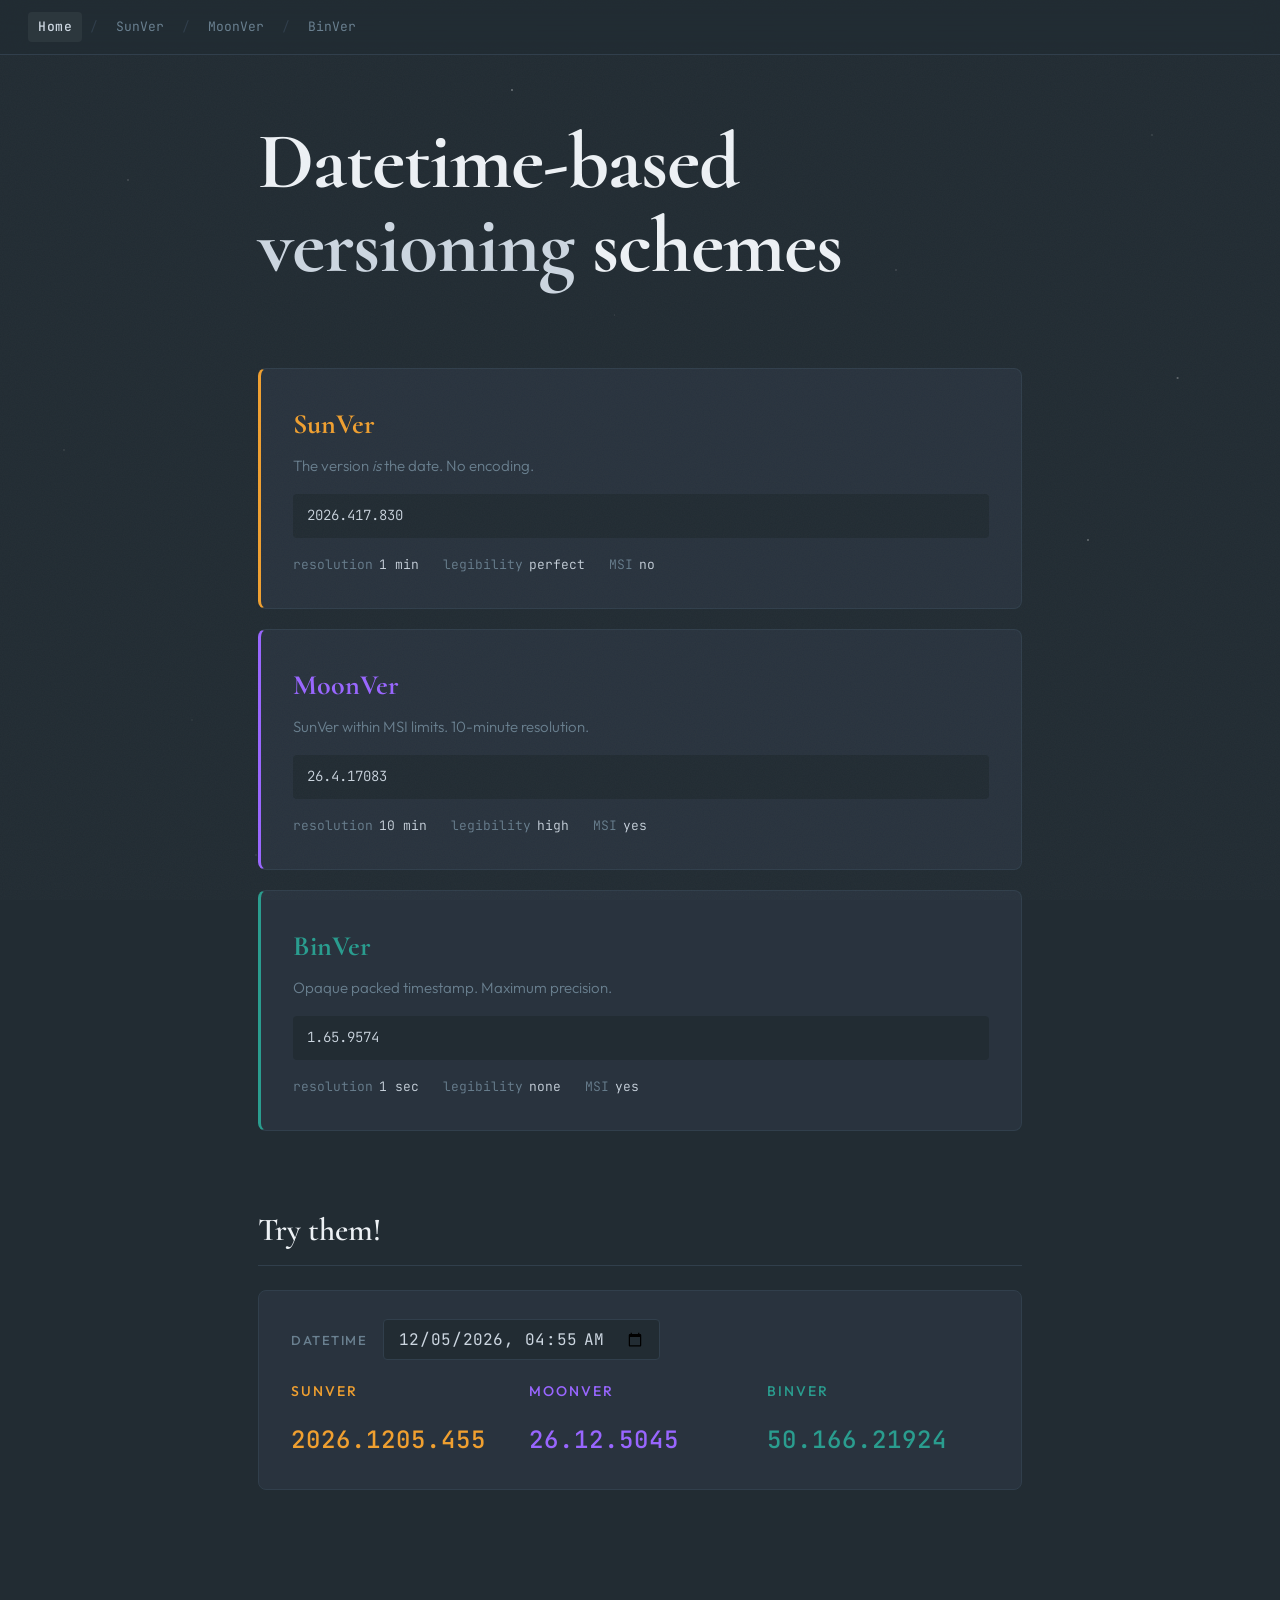
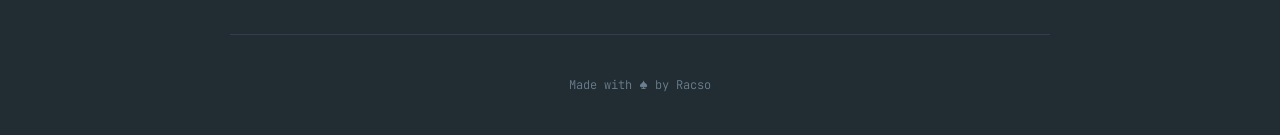
<file: index.html>
<!DOCTYPE html>
<html lang="en">
<head>
  <meta charset="UTF-8">
  <meta name="viewport" content="width=device-width, initial-scale=1.0">
  <title>Datetime-based versioning schemes</title>
  <link rel="stylesheet" href="style.css">
</head>
<body>

<nav>
  <a href="/" class="home active">Home</a>
  <span class="sep">/</span>
  <a href="/sun">SunVer</a>
  <span class="sep">/</span>
  <a href="/moon">MoonVer</a>
  <span class="sep">/</span>
  <a href="/bin">BinVer</a>
</nav>

<main>
  <section class="hero">
    <h1>Datetime-based<br><span class="accent">versioning</span> schemes</h1>
  </section>

  <section>
    <div class="schemes">
      <a href="/sun" class="scheme-card" data-scheme="sun">
        <div class="card-name">SunVer</div>
        <div class="card-tagline">The version <em>is</em> the date. No encoding.</div>
        <div class="card-spec">2026.417.830</div>
        <div class="card-meta">
          <span><span class="label">resolution</span> <span class="value">1 min</span></span>
          <span><span class="label">legibility</span> <span class="value">perfect</span></span>
          <span><span class="label">MSI</span> <span class="value">no</span></span>
        </div>
      </a>
      <a href="/moon" class="scheme-card" data-scheme="moon">
        <div class="card-name">MoonVer</div>
        <div class="card-tagline">SunVer within MSI limits. 10-minute resolution.</div>
        <div class="card-spec">26.4.17083</div>
        <div class="card-meta">
          <span><span class="label">resolution</span> <span class="value">10 min</span></span>
          <span><span class="label">legibility</span> <span class="value">high</span></span>
          <span><span class="label">MSI</span> <span class="value">yes</span></span>
        </div>
      </a>
      <a href="/bin" class="scheme-card" data-scheme="bin">
        <div class="card-name">BinVer</div>
        <div class="card-tagline">Opaque packed timestamp. Maximum precision.</div>
        <div class="card-spec">1.65.9574</div>
        <div class="card-meta">
          <span><span class="label">resolution</span> <span class="value">1 sec</span></span>
          <span><span class="label">legibility</span> <span class="value">none</span></span>
          <span><span class="label">MSI</span> <span class="value">yes</span></span>
        </div>
      </a>
    </div>
  </section>

  <section>
    <h2>Try them!</h2>
    <div class="converter">
      <div class="converter-row">
        <label for="dt-input">Datetime</label>
        <input type="datetime-local" id="dt-input">
      </div>
      <div class="try-results">
        <div>
          <h3 style="color: var(--sun)">SunVer</h3>
          <div class="result" id="sun-result" style="color: var(--sun)">—</div>
        </div>
        <div>
          <h3 style="color: var(--moon)">MoonVer</h3>
          <div class="result" id="moon-result" style="color: var(--moon)">—</div>
        </div>
        <div>
          <h3 style="color: var(--bin)">BinVer</h3>
          <div class="result" id="bin-result" style="color: var(--bin)">—</div>
        </div>
      </div>
    </div>
  </section>
</main>

<footer>
  Made with <span style="font-size:1.2em;line-height:1">♠</span> by <a href="https://rac.so" target="_blank" rel="noopener">Racso</a>
</footer>

<script>
const EPOCH_BIN_MS = new Date(2000, 0, 1, 0, 0, 0).getTime();

function toSunVer(dt) {
  return `${dt.getFullYear()}.${(dt.getMonth()+1)*100+dt.getDate()}.${dt.getHours()*100+dt.getMinutes()}`;
}

function toMoonVer(dt) {
  const x = dt.getFullYear() - 2000;
  const y = dt.getMonth() + 1;
  const z = dt.getDate() * 1000 + dt.getHours() * 10 + Math.floor(dt.getMinutes() / 10);
  return `${x}.${y}.${z}`;
}

function toBinVer(dt) {
  const s = Math.floor((dt.getTime() - EPOCH_BIN_MS) / 1000);
  return `${(s>>>24)&0xFF}.${(s>>>16)&0xFF}.${s&0xFFFF}`;
}

const input = document.getElementById('dt-input');
const now = new Date();
input.value = now.getFullYear() + '-' +
  String(now.getMonth()+1).padStart(2,'0') + '-' +
  String(now.getDate()).padStart(2,'0') + 'T' +
  String(now.getHours()).padStart(2,'0') + ':' +
  String(now.getMinutes()).padStart(2,'0');

function update() {
  if (!input.value) return;
  const dt = new Date(input.value);
  document.getElementById('sun-result').textContent = toSunVer(dt);
  document.getElementById('moon-result').textContent = toMoonVer(dt);
  document.getElementById('bin-result').textContent = toBinVer(dt);
}

input.addEventListener('input', update);
update();
</script>

</body>
</html>
</file>
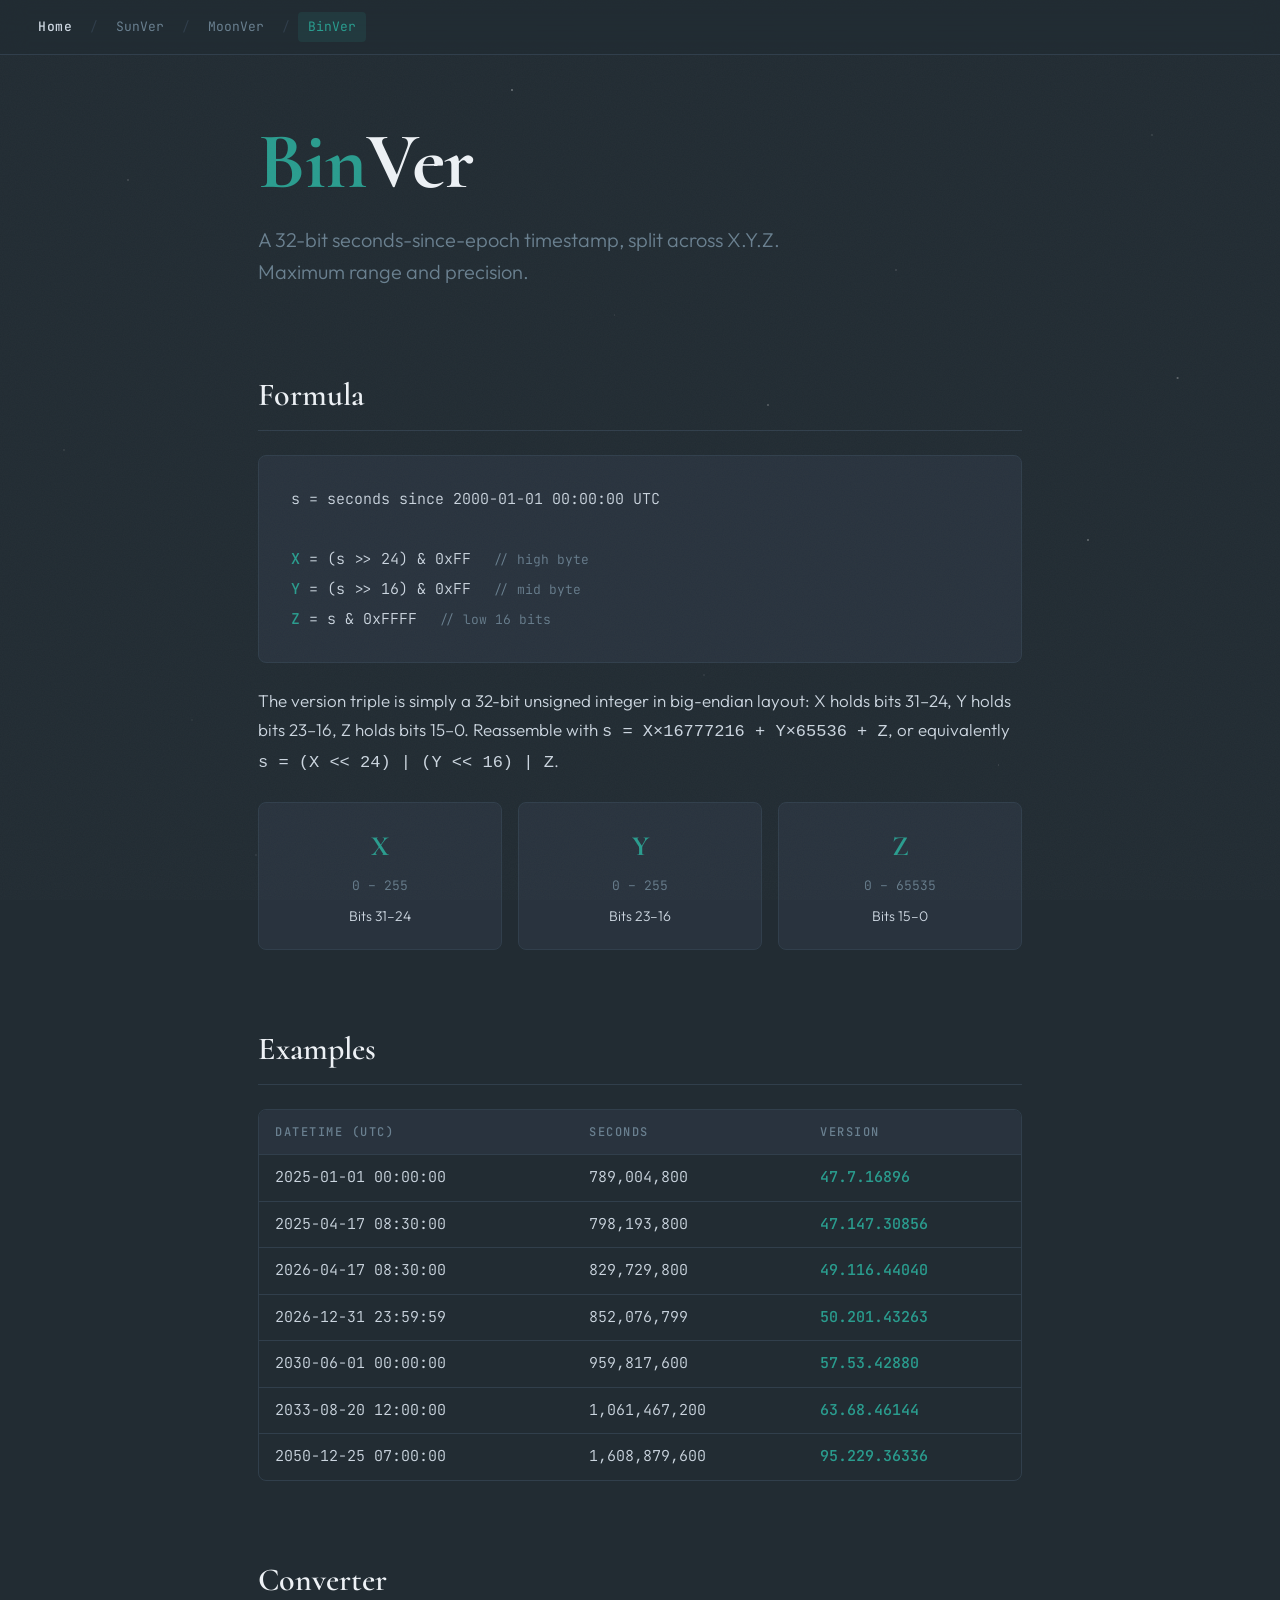
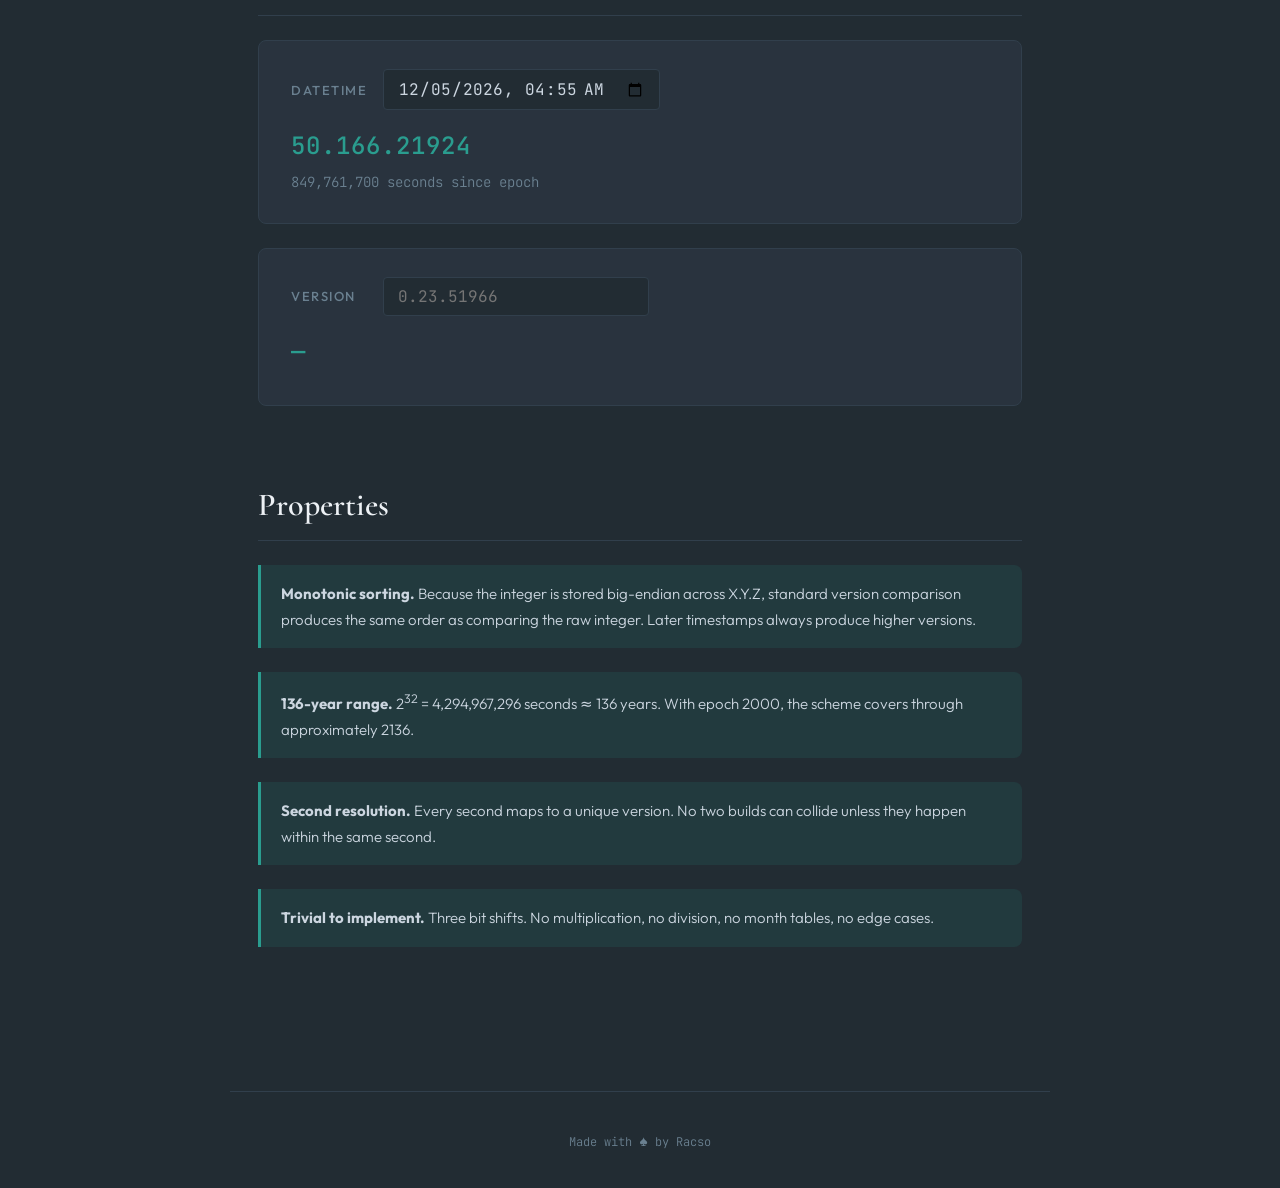
<file: bin.html>
<!DOCTYPE html>
<html lang="en">
<head>
  <meta charset="UTF-8">
  <meta name="viewport" content="width=device-width, initial-scale=1.0">
  <title>BinVer — Epoch Pack Versioning</title>
  <link rel="stylesheet" href="style.css">
  <style>
    :root {
      --accent: var(--bin);
      --accent-dim: var(--bin-dim);
    }
  </style>
</head>
<body>

<nav>
  <a href="/" class="home">Home</a>
  <span class="sep">/</span>
  <a href="/sun">SunVer</a>
  <span class="sep">/</span>
  <a href="/moon">MoonVer</a>
  <span class="sep">/</span>
  <a href="/bin" class="active">BinVer</a>
</nav>

<main>
  <section class="hero">
    <h1><span class="accent">Bin</span>Ver</h1>
    <p class="lead">
      A 32-bit seconds-since-epoch timestamp, split across X.Y.Z.
      Maximum range and precision.
    </p>
  </section>

  <section>
    <h2>Formula</h2>
    <div class="formula">
      s = seconds since 2000-01-01 00:00:00 UTC<br><br>
      <span class="highlight">X</span> = (s &gt;&gt; 24) &amp; 0xFF
      <span class="comment">&emsp;// high byte</span><br>
      <span class="highlight">Y</span> = (s &gt;&gt; 16) &amp; 0xFF
      <span class="comment">&emsp;// mid byte</span><br>
      <span class="highlight">Z</span> = s &amp; 0xFFFF
      <span class="comment">&emsp;// low 16 bits</span>
    </div>
    <p>
      The version triple is simply a 32-bit unsigned integer in big-endian layout:
      X holds bits 31–24, Y holds bits 23–16, Z holds bits 15–0. Reassemble with
      <code>s = X×16777216 + Y×65536 + Z</code>, or equivalently
      <code>s = (X &lt;&lt; 24) | (Y &lt;&lt; 16) | Z</code>.
    </p>
    <div class="constraint-box">
      <div class="constraint">
        <div class="component">X</div>
        <div class="range">0 – 255</div>
        <div class="maps-to">Bits 31–24</div>
      </div>
      <div class="constraint">
        <div class="component">Y</div>
        <div class="range">0 – 255</div>
        <div class="maps-to">Bits 23–16</div>
      </div>
      <div class="constraint">
        <div class="component">Z</div>
        <div class="range">0 – 65535</div>
        <div class="maps-to">Bits 15–0</div>
      </div>
    </div>
  </section>

  <section>
    <h2>Examples</h2>
    <div class="table-wrap">
      <table>
        <thead>
          <tr><th>Datetime (UTC)</th><th>Seconds</th><th>Version</th></tr>
        </thead>
        <tbody id="examples-body">
        </tbody>
      </table>
    </div>
  </section>

  <section>
    <h2>Converter</h2>
    <div class="converter">
      <div class="converter-row">
        <label for="dt-input">Datetime</label>
        <input type="datetime-local" id="dt-input">
      </div>
      <div class="result" id="result">—</div>
      <div class="decoded" id="decoded"></div>
    </div>
    <div class="converter" style="margin-top: 12px">
      <div class="converter-row">
        <label for="ver-input">Version</label>
        <input type="text" id="ver-input" placeholder="0.23.51966">
      </div>
      <div class="result" id="rev-result">—</div>
      <div class="decoded" id="rev-decoded"></div>
    </div>
  </section>

  <section>
    <h2>Properties</h2>
    <div class="note">
      <strong>Monotonic sorting.</strong> Because the integer is stored big-endian across X.Y.Z,
      standard version comparison produces the same order as comparing the raw integer.
      Later timestamps always produce higher versions.
    </div>
    <div class="note">
      <strong>136-year range.</strong> 2<sup>32</sup> = 4,294,967,296 seconds ≈ 136 years.
      With epoch 2000, the scheme covers through approximately 2136.
    </div>
    <div class="note">
      <strong>Second resolution.</strong> Every second maps to a unique version.
      No two builds can collide unless they happen within the same second.
    </div>
    <div class="note">
      <strong>Trivial to implement.</strong> Three bit shifts. No multiplication,
      no division, no month tables, no edge cases.
    </div>
  </section>
</main>

<footer>
  Made with <span style="font-size:1.2em;line-height:1">♠</span> by <a href="https://rac.so" target="_blank" rel="noopener">Racso</a>
</footer>

<script>
const EPOCH_MS = new Date(2000, 0, 1, 0, 0, 0).getTime();

function toBinVer(dt) {
  const s = Math.floor((dt.getTime() - EPOCH_MS) / 1000);
  const x = (s >>> 24) & 0xFF;
  const y = (s >>> 16) & 0xFF;
  const z = s & 0xFFFF;
  return { ver: `${x}.${y}.${z}`, s };
}

function fromBinVer(ver) {
  const [x, y, z] = ver.split('.').map(Number);
  if (isNaN(x) || isNaN(y) || isNaN(z)) return null;
  const s = (x * 16777216) + (y * 65536) + z;
  return new Date(EPOCH_MS + s * 1000);
}

function fmt(dt) {
  return `${dt.getFullYear()}-${String(dt.getMonth()+1).padStart(2,'0')}-${String(dt.getDate()).padStart(2,'0')} ${String(dt.getHours()).padStart(2,'0')}:${String(dt.getMinutes()).padStart(2,'0')}:${String(dt.getSeconds()).padStart(2,'0')}`;
}

// Populate examples
const exampleDates = [
  new Date(2025, 0, 1, 0, 0, 0),
  new Date(2025, 3, 17, 8, 30, 0),
  new Date(2026, 3, 17, 8, 30, 0),
  new Date(2026, 11, 31, 23, 59, 59),
  new Date(2030, 5, 1, 0, 0, 0),
  new Date(2033, 7, 20, 12, 0, 0),
  new Date(2050, 11, 25, 7, 0, 0),
];

const tbody = document.getElementById('examples-body');
exampleDates.forEach(dt => {
  const { ver, s } = toBinVer(dt);
  const tr = document.createElement('tr');
  tr.innerHTML = `<td>${fmt(dt)}</td><td>${s.toLocaleString()}</td><td class="version">${ver}</td>`;
  tbody.appendChild(tr);
});

// Converter
const dtInput = document.getElementById('dt-input');
const verInput = document.getElementById('ver-input');
const now = new Date();

dtInput.value = now.getFullYear() + '-' +
  String(now.getMonth()+1).padStart(2,'0') + '-' +
  String(now.getDate()).padStart(2,'0') + 'T' +
  String(now.getHours()).padStart(2,'0') + ':' +
  String(now.getMinutes()).padStart(2,'0');

function updateForward() {
  if (!dtInput.value) return;
  const dt = new Date(dtInput.value);
  const { ver, s } = toBinVer(dt);
  document.getElementById('result').textContent = ver;
  document.getElementById('decoded').textContent = `${s.toLocaleString()} seconds since epoch`;
}

function updateReverse() {
  const val = verInput.value.trim();
  if (!val) { document.getElementById('rev-result').textContent = '—'; return; }
  const dt = fromBinVer(val);
  if (!dt || isNaN(dt.getTime())) {
    document.getElementById('rev-result').textContent = 'invalid';
    document.getElementById('rev-decoded').textContent = '';
    return;
  }
  document.getElementById('rev-result').textContent = fmt(dt);
  const s = Math.floor((dt.getTime() - EPOCH_MS) / 1000);
  document.getElementById('rev-decoded').textContent = `${s.toLocaleString()} seconds since epoch`;
}

dtInput.addEventListener('input', updateForward);
verInput.addEventListener('input', updateReverse);
updateForward();
</script>

</body>
</html>
</file>
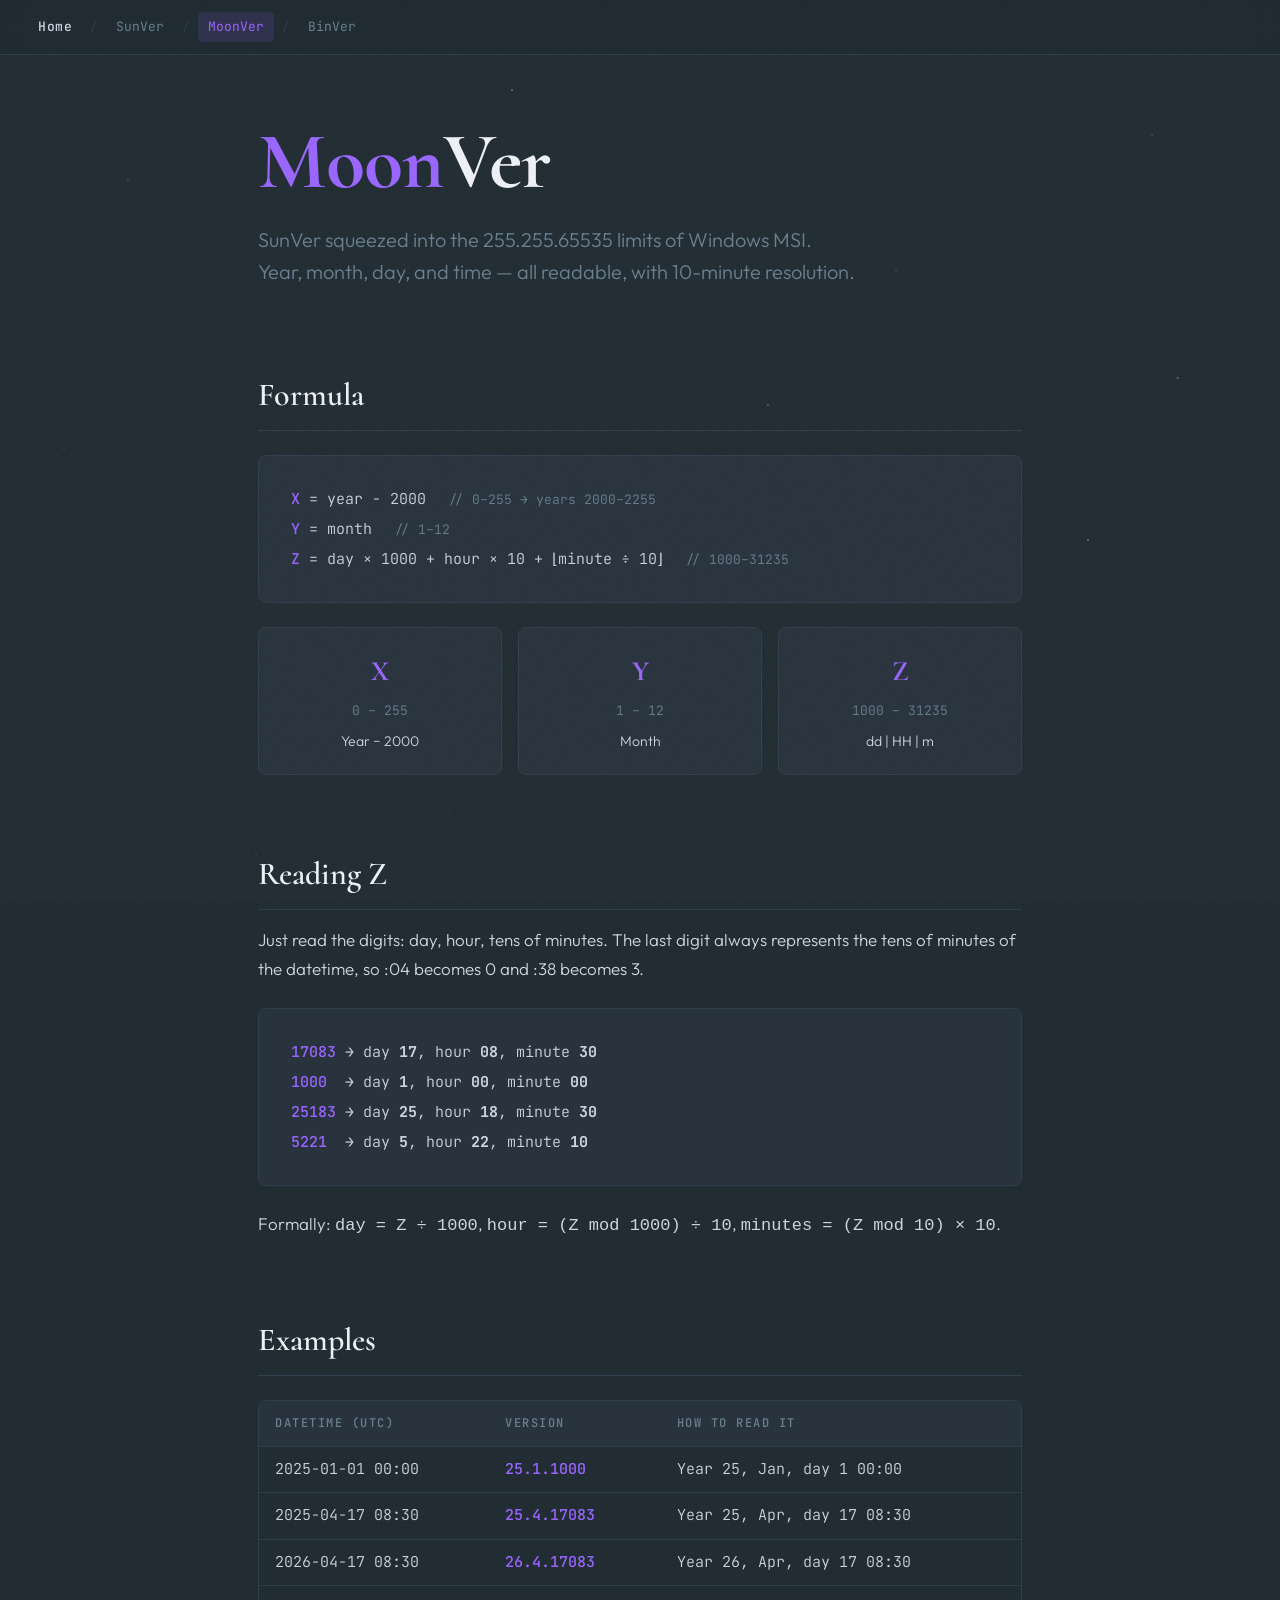
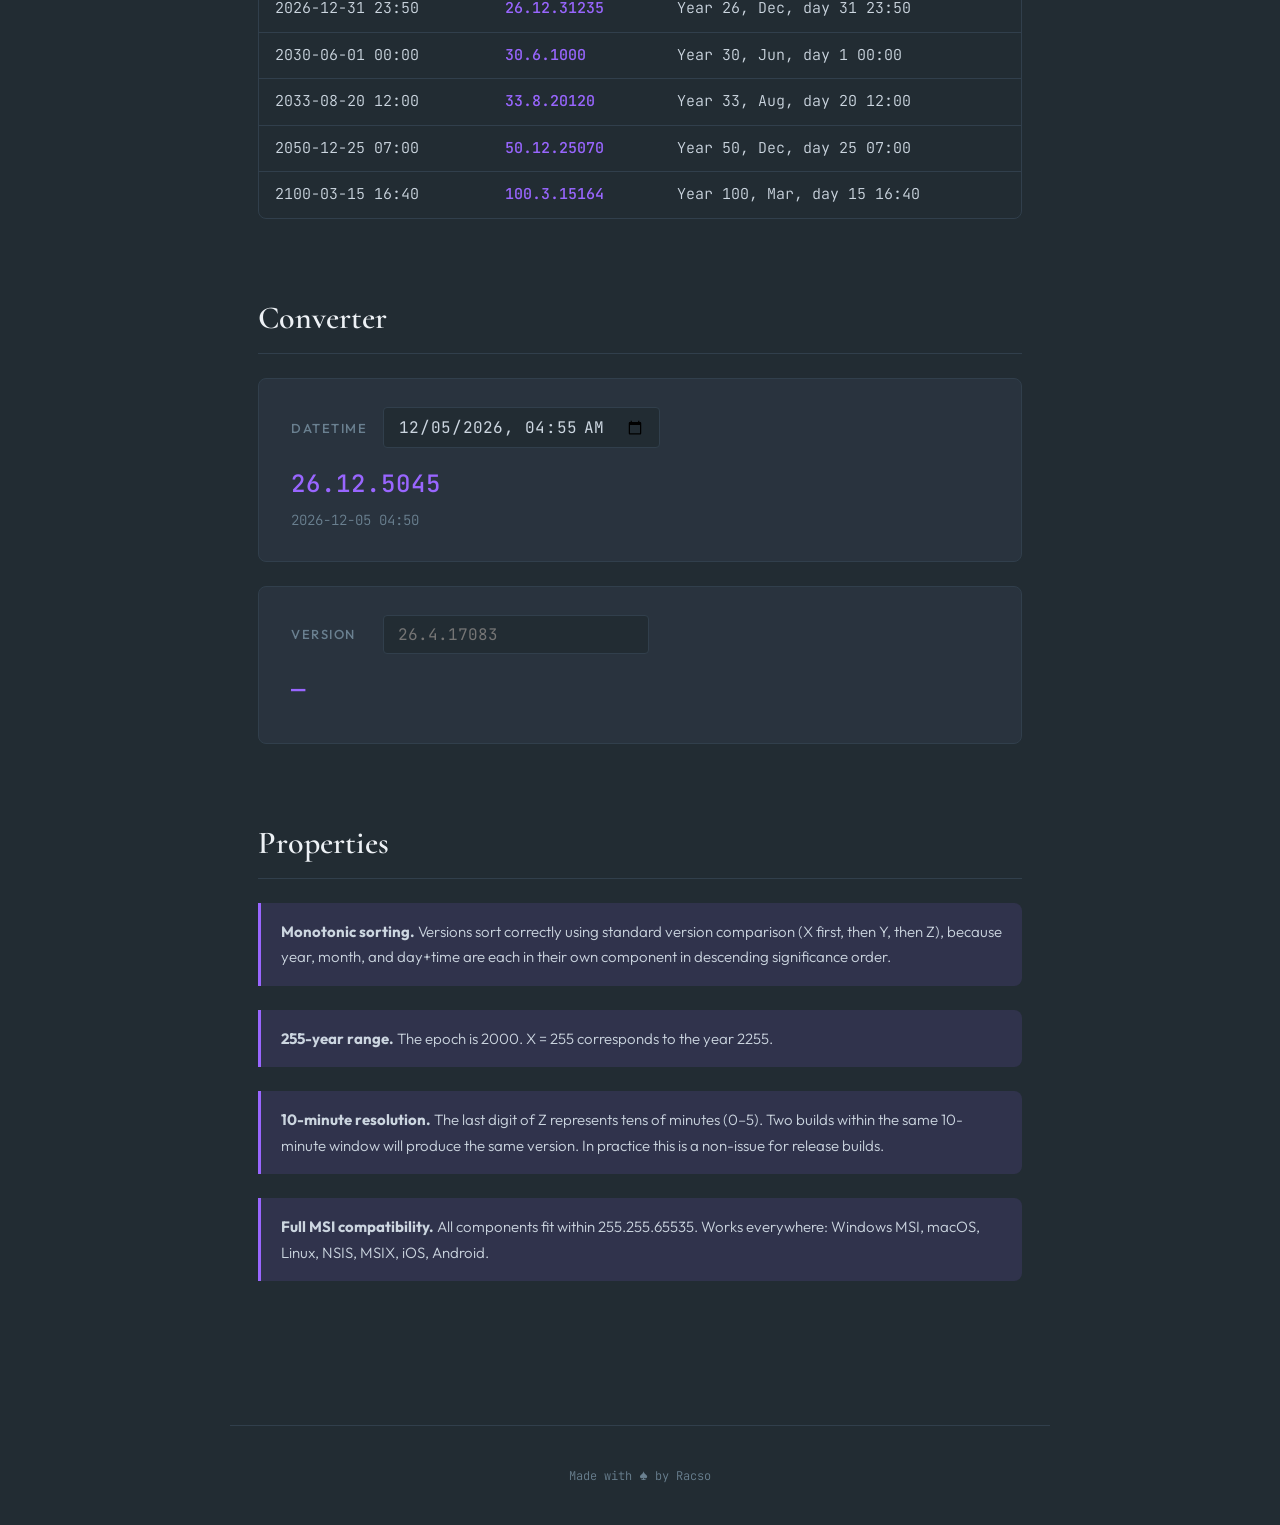
<file: moon.html>
<!DOCTYPE html>
<html lang="en">
<head>
  <meta charset="UTF-8">
  <meta name="viewport" content="width=device-width, initial-scale=1.0">
  <title>MoonVer — MSI-Compatible Calendar Versioning</title>
  <link rel="stylesheet" href="style.css">
  <style>
    :root {
      --accent: var(--moon);
      --accent-dim: var(--moon-dim);
    }
  </style>
</head>
<body>

<nav>
  <a href="/" class="home">Home</a>
  <span class="sep">/</span>
  <a href="/sun">SunVer</a>
  <span class="sep">/</span>
  <a href="/moon" class="active">MoonVer</a>
  <span class="sep">/</span>
  <a href="/bin">BinVer</a>
</nav>

<main>
  <section class="hero">
    <h1><span class="accent">Moon</span>Ver</h1>
    <p class="lead">
      SunVer squeezed into the 255.255.65535 limits of Windows MSI.
      Year, month, day, and time — all readable, with 10-minute resolution.
    </p>
  </section>

  <section>
    <h2>Formula</h2>
    <div class="formula">
      <span class="highlight">X</span> = year − 2000
      <span class="comment">&emsp;// 0–255 → years 2000–2255</span><br>
      <span class="highlight">Y</span> = month
      <span class="comment">&emsp;// 1–12</span><br>
      <span class="highlight">Z</span> = day × 1000 + hour × 10 + ⌊minute ÷ 10⌋
      <span class="comment">&emsp;// 1000–31235</span>
    </div>
    <div class="constraint-box">
      <div class="constraint">
        <div class="component">X</div>
        <div class="range">0 – 255</div>
        <div class="maps-to">Year − 2000</div>
      </div>
      <div class="constraint">
        <div class="component">Y</div>
        <div class="range">1 – 12</div>
        <div class="maps-to">Month</div>
      </div>
      <div class="constraint">
        <div class="component">Z</div>
        <div class="range">1000 – 31235</div>
        <div class="maps-to">dd | HH | m</div>
      </div>
    </div>
  </section>

  <section>
    <h2>Reading Z</h2>
    <p>
      Just read the digits: day, hour, tens of minutes. The last digit always represents
      the tens of minutes of the datetime, so :04 becomes 0 and :38 becomes 3.
    </p>
    <div class="formula">
      <span class="highlight">17083</span> → day <strong>17</strong>, hour <strong>08</strong>, minute <strong>30</strong><br>
      <span class="highlight">1000</span>&nbsp; → day <strong>1</strong>, hour <strong>00</strong>, minute <strong>00</strong><br>
      <span class="highlight">25183</span> → day <strong>25</strong>, hour <strong>18</strong>, minute <strong>30</strong><br>
      <span class="highlight">5221</span>&nbsp; → day <strong>5</strong>, hour <strong>22</strong>, minute <strong>10</strong>
    </div>
    <p>
      Formally: <code>day = Z ÷ 1000</code>, <code>hour = (Z mod 1000) ÷ 10</code>,
      <code>minutes = (Z mod 10) × 10</code>.
    </p>
  </section>

  <section>
    <h2>Examples</h2>
    <div class="table-wrap">
      <table>
        <thead>
          <tr><th>Datetime (UTC)</th><th>Version</th><th>How to read it</th></tr>
        </thead>
        <tbody>
          <tr><td>2025-01-01 00:00</td><td class="version">25.1.1000</td><td>Year 25, Jan, day 1 00:00</td></tr>
          <tr><td>2025-04-17 08:30</td><td class="version">25.4.17083</td><td>Year 25, Apr, day 17 08:30</td></tr>
          <tr><td>2026-04-17 08:30</td><td class="version">26.4.17083</td><td>Year 26, Apr, day 17 08:30</td></tr>
          <tr><td>2026-12-31 23:50</td><td class="version">26.12.31235</td><td>Year 26, Dec, day 31 23:50</td></tr>
          <tr><td>2030-06-01 00:00</td><td class="version">30.6.1000</td><td>Year 30, Jun, day 1 00:00</td></tr>
          <tr><td>2033-08-20 12:00</td><td class="version">33.8.20120</td><td>Year 33, Aug, day 20 12:00</td></tr>
          <tr><td>2050-12-25 07:00</td><td class="version">50.12.25070</td><td>Year 50, Dec, day 25 07:00</td></tr>
          <tr><td>2100-03-15 16:40</td><td class="version">100.3.15164</td><td>Year 100, Mar, day 15 16:40</td></tr>
        </tbody>
      </table>
    </div>
  </section>

  <section>
    <h2>Converter</h2>
    <div class="converter">
      <div class="converter-row">
        <label for="dt-input">Datetime</label>
        <input type="datetime-local" id="dt-input">
      </div>
      <div class="result" id="result">—</div>
      <div class="decoded" id="decoded"></div>
    </div>
    <div class="converter" style="margin-top: 12px">
      <div class="converter-row">
        <label for="ver-input">Version</label>
        <input type="text" id="ver-input" placeholder="26.4.17083">
      </div>
      <div class="result" id="rev-result">—</div>
      <div class="decoded" id="rev-decoded"></div>
    </div>
  </section>

  <section>
    <h2>Properties</h2>
    <div class="note">
      <strong>Monotonic sorting.</strong> Versions sort correctly using standard version comparison
      (X first, then Y, then Z), because year, month, and day+time are each in their own
      component in descending significance order.
    </div>
    <div class="note">
      <strong>255-year range.</strong> The epoch is 2000. X = 255 corresponds to the year 2255.
    </div>
    <div class="note">
      <strong>10-minute resolution.</strong> The last digit of Z represents tens of minutes (0–5).
      Two builds within the same 10-minute window will produce the same version.
      In practice this is a non-issue for release builds.
    </div>
    <div class="note">
      <strong>Full MSI compatibility.</strong> All components fit within 255.255.65535.
      Works everywhere: Windows MSI, macOS, Linux, NSIS, MSIX, iOS, Android.
    </div>
  </section>
</main>

<footer>
  Made with <span style="font-size:1.2em;line-height:1">♠</span> by <a href="https://rac.so" target="_blank" rel="noopener">Racso</a>
</footer>

<script>
const EPOCH = 2000;

function toMoonVer(dt) {
  const x = dt.getFullYear() - EPOCH;
  const y = dt.getMonth() + 1;
  const z = dt.getDate() * 1000 + dt.getHours() * 10 + Math.floor(dt.getMinutes() / 10);
  return `${x}.${y}.${z}`;
}

function fromMoonVer(ver) {
  const [x, y, z] = ver.split('.').map(Number);
  if (isNaN(x) || isNaN(y) || isNaN(z)) return null;
  const year = EPOCH + x;
  const month = y;
  const day = Math.floor(z / 1000);
  const hour = Math.floor((z % 1000) / 10);
  const min = (z % 10) * 10;
  return new Date(year, month - 1, day, hour, min);
}

function fmt(dt) {
  return `${dt.getFullYear()}-${String(dt.getMonth()+1).padStart(2,'0')}-${String(dt.getDate()).padStart(2,'0')} ${String(dt.getHours()).padStart(2,'0')}:${String(Math.floor(dt.getMinutes()/10)*10).padStart(2,'0')}`;
}

function fmtFull(dt) {
  return `${dt.getFullYear()}-${String(dt.getMonth()+1).padStart(2,'0')}-${String(dt.getDate()).padStart(2,'0')} ${String(dt.getHours()).padStart(2,'0')}:${String(dt.getMinutes()).padStart(2,'0')}`;
}

const dtInput = document.getElementById('dt-input');
const verInput = document.getElementById('ver-input');
const now = new Date();

dtInput.value = now.getFullYear() + '-' +
  String(now.getMonth()+1).padStart(2,'0') + '-' +
  String(now.getDate()).padStart(2,'0') + 'T' +
  String(now.getHours()).padStart(2,'0') + ':' +
  String(now.getMinutes()).padStart(2,'0');

function updateForward() {
  if (!dtInput.value) return;
  const dt = new Date(dtInput.value);
  document.getElementById('result').textContent = toMoonVer(dt);
  document.getElementById('decoded').textContent = fmt(dt);
}

function updateReverse() {
  const val = verInput.value.trim();
  if (!val) { document.getElementById('rev-result').textContent = '—'; return; }
  const dt = fromMoonVer(val);
  if (!dt || isNaN(dt.getTime())) {
    document.getElementById('rev-result').textContent = 'invalid';
    document.getElementById('rev-decoded').textContent = '';
    return;
  }
  document.getElementById('rev-result').textContent = fmtFull(dt);
  document.getElementById('rev-decoded').textContent = `year ${dt.getFullYear() - EPOCH}, month ${dt.getMonth()+1}`;
}

dtInput.addEventListener('input', updateForward);
verInput.addEventListener('input', updateReverse);
updateForward();
</script>

</body>
</html>
</file>
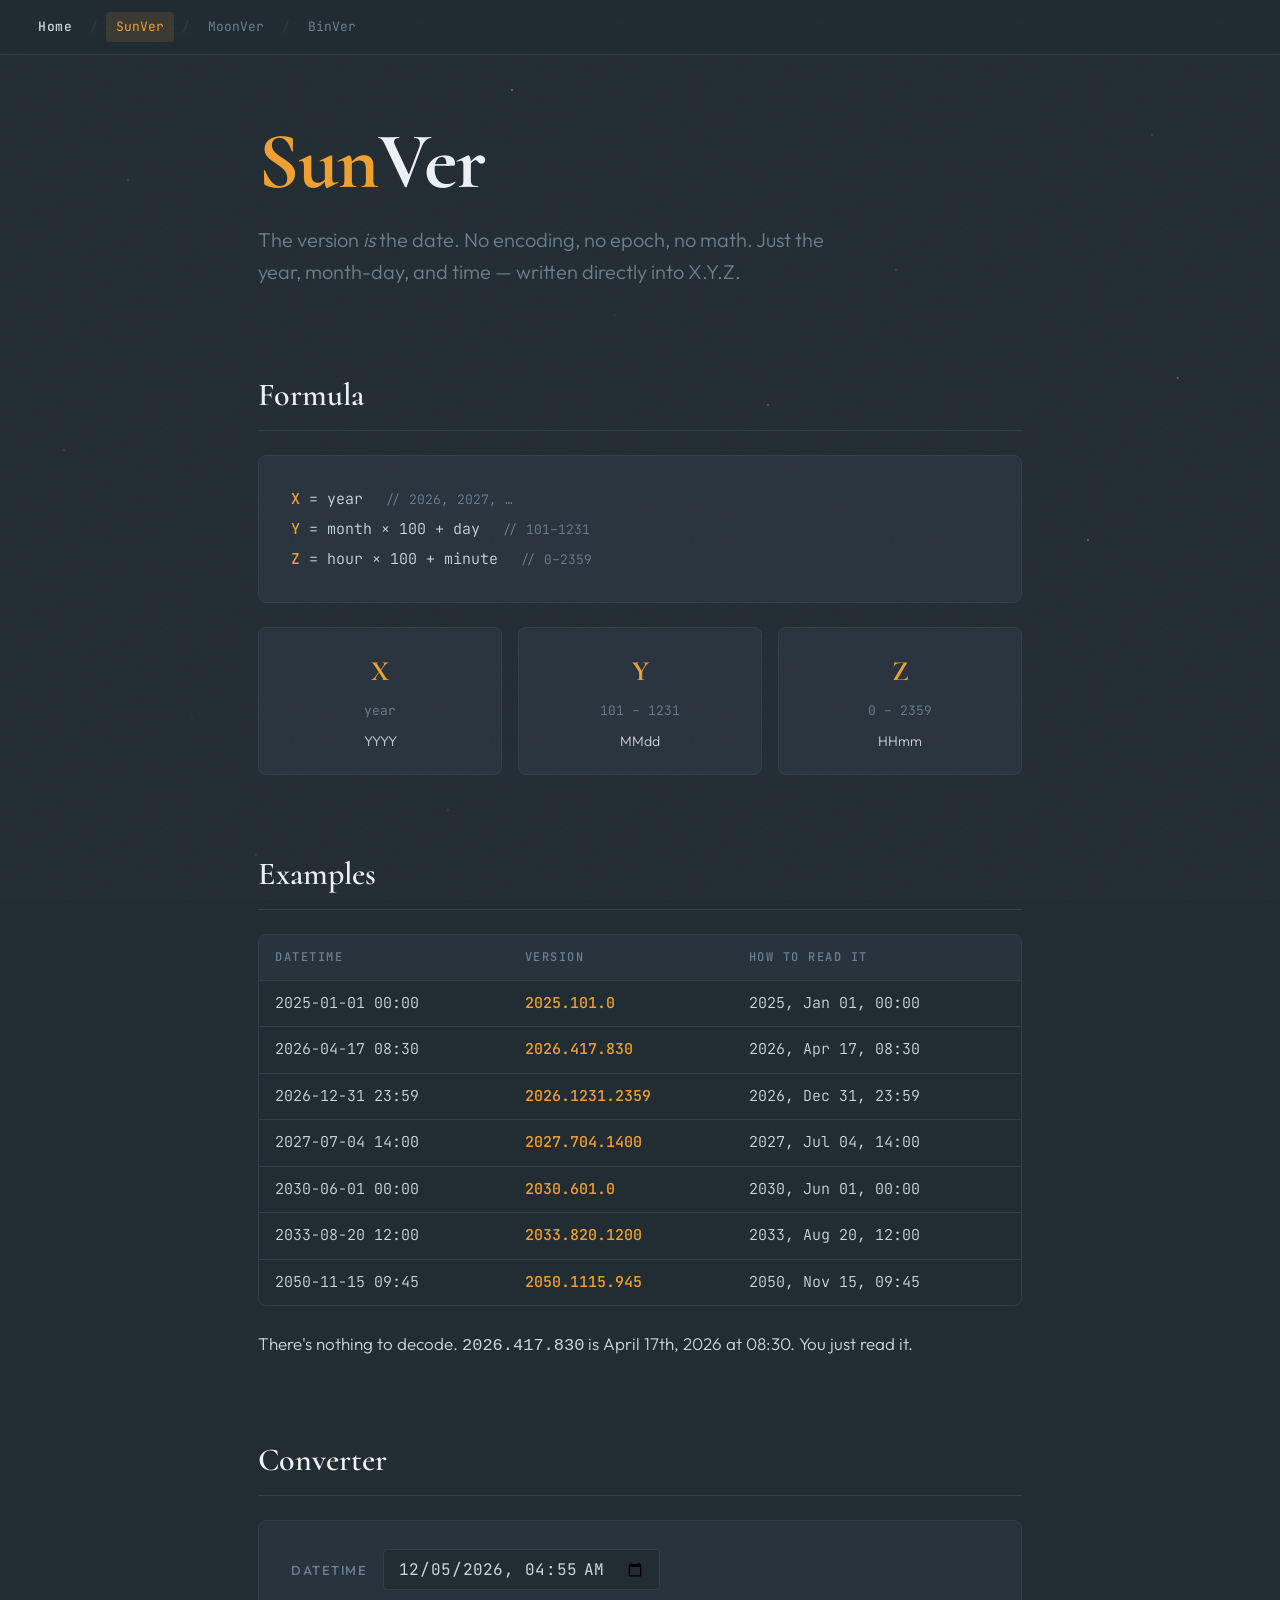
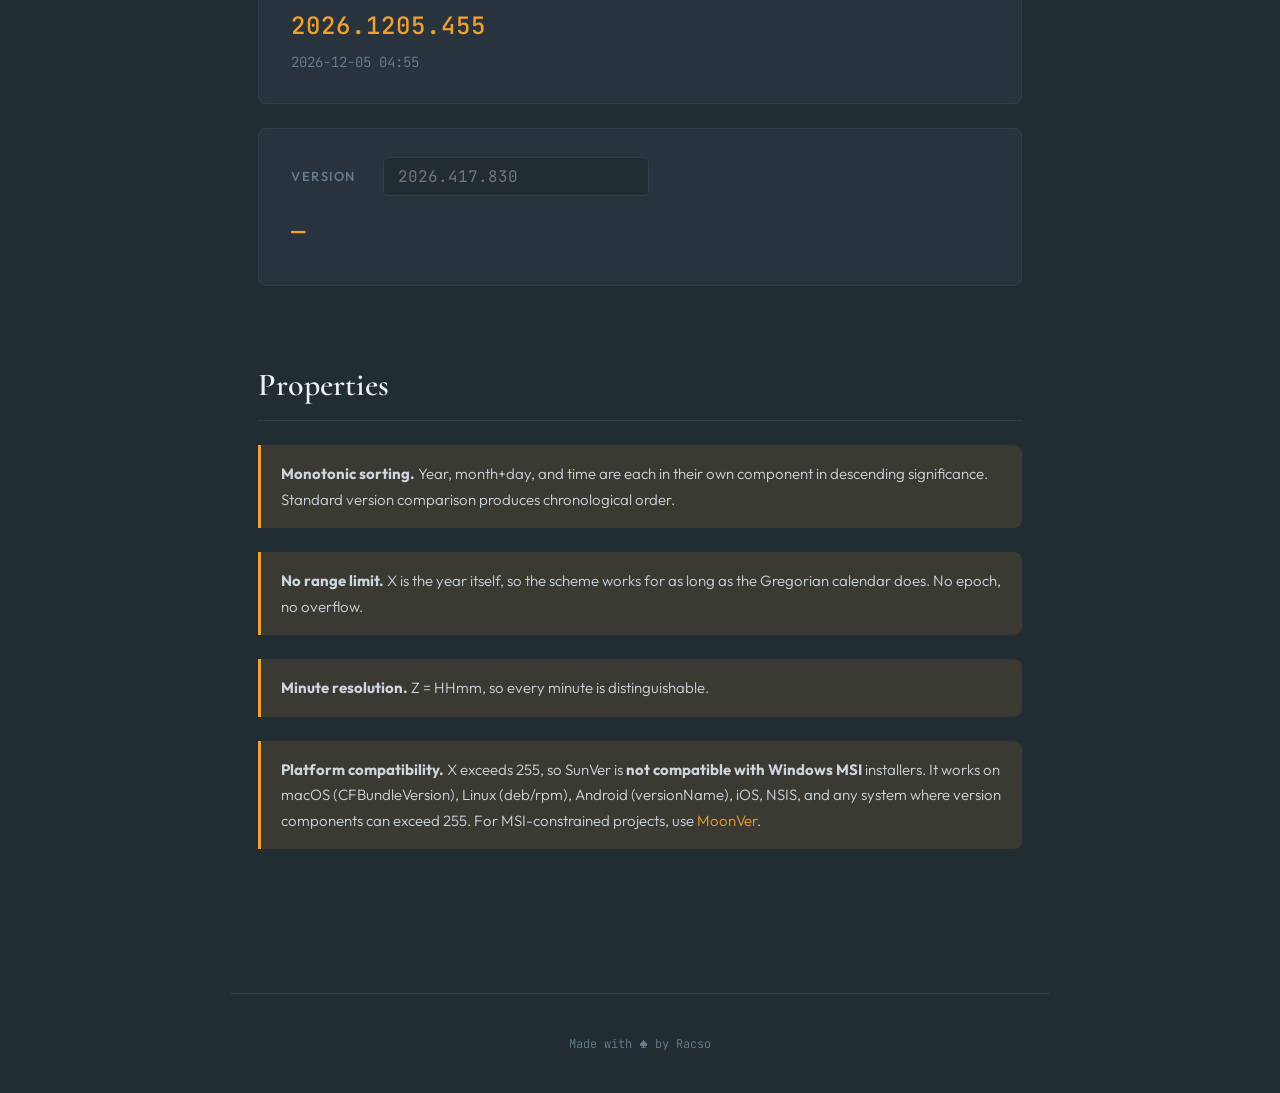
<file: sun.html>
<!DOCTYPE html>
<html lang="en">
<head>
  <meta charset="UTF-8">
  <meta name="viewport" content="width=device-width, initial-scale=1.0">
  <title>SunVer — Plain Datetime Versioning</title>
  <link rel="stylesheet" href="style.css">
  <style>
    :root {
      --accent: var(--sun);
      --accent-dim: var(--sun-dim);
    }
  </style>
</head>
<body>

<nav>
  <a href="/" class="home">Home</a>
  <span class="sep">/</span>
  <a href="/sun" class="active">SunVer</a>
  <span class="sep">/</span>
  <a href="/moon">MoonVer</a>
  <span class="sep">/</span>
  <a href="/bin">BinVer</a>
</nav>

<main>
  <section class="hero">
    <h1><span class="accent">Sun</span>Ver</h1>
    <p class="lead">
      The version <em>is</em> the date. No encoding, no epoch, no math.
      Just the year, month-day, and time — written directly into X.Y.Z.
    </p>
  </section>

  <section>
    <h2>Formula</h2>
    <div class="formula">
      <span class="highlight">X</span> = year
      <span class="comment">&emsp;// 2026, 2027, …</span><br>
      <span class="highlight">Y</span> = month × 100 + day
      <span class="comment">&emsp;// 101–1231</span><br>
      <span class="highlight">Z</span> = hour × 100 + minute
      <span class="comment">&emsp;// 0–2359</span>
    </div>
    <div class="constraint-box">
      <div class="constraint">
        <div class="component">X</div>
        <div class="range">year</div>
        <div class="maps-to">YYYY</div>
      </div>
      <div class="constraint">
        <div class="component">Y</div>
        <div class="range">101 – 1231</div>
        <div class="maps-to">MMdd</div>
      </div>
      <div class="constraint">
        <div class="component">Z</div>
        <div class="range">0 – 2359</div>
        <div class="maps-to">HHmm</div>
      </div>
    </div>
  </section>

  <section>
    <h2>Examples</h2>
    <div class="table-wrap">
      <table>
        <thead>
          <tr><th>Datetime</th><th>Version</th><th>How to read it</th></tr>
        </thead>
        <tbody>
          <tr><td>2025-01-01 00:00</td><td class="version">2025.101.0</td><td>2025, Jan 01, 00:00</td></tr>
          <tr><td>2026-04-17 08:30</td><td class="version">2026.417.830</td><td>2026, Apr 17, 08:30</td></tr>
          <tr><td>2026-12-31 23:59</td><td class="version">2026.1231.2359</td><td>2026, Dec 31, 23:59</td></tr>
          <tr><td>2027-07-04 14:00</td><td class="version">2027.704.1400</td><td>2027, Jul 04, 14:00</td></tr>
          <tr><td>2030-06-01 00:00</td><td class="version">2030.601.0</td><td>2030, Jun 01, 00:00</td></tr>
          <tr><td>2033-08-20 12:00</td><td class="version">2033.820.1200</td><td>2033, Aug 20, 12:00</td></tr>
          <tr><td>2050-11-15 09:45</td><td class="version">2050.1115.945</td><td>2050, Nov 15, 09:45</td></tr>
        </tbody>
      </table>
    </div>
    <p>
      There's nothing to decode. <code>2026.417.830</code> is April 17th, 2026 at 08:30.
      You just read it.
    </p>
  </section>

  <section>
    <h2>Converter</h2>
    <div class="converter">
      <div class="converter-row">
        <label for="dt-input">Datetime</label>
        <input type="datetime-local" id="dt-input">
      </div>
      <div class="result" id="result">—</div>
      <div class="decoded" id="decoded"></div>
    </div>
    <div class="converter" style="margin-top: 12px">
      <div class="converter-row">
        <label for="ver-input">Version</label>
        <input type="text" id="ver-input" placeholder="2026.417.830">
      </div>
      <div class="result" id="rev-result">—</div>
      <div class="decoded" id="rev-decoded"></div>
    </div>
  </section>

  <section>
    <h2>Properties</h2>
    <div class="note">
      <strong>Monotonic sorting.</strong> Year, month+day, and time are each in their own
      component in descending significance. Standard version comparison produces
      chronological order.
    </div>
    <div class="note">
      <strong>No range limit.</strong> X is the year itself, so the scheme works for as long
      as the Gregorian calendar does. No epoch, no overflow.
    </div>
    <div class="note">
      <strong>Minute resolution.</strong> Z = HHmm, so every minute is distinguishable.
    </div>
    <div class="note">
      <strong>Platform compatibility.</strong> X exceeds 255, so SunVer is
      <strong>not compatible with Windows MSI</strong> installers. It works on macOS
      (CFBundleVersion), Linux (deb/rpm), Android (versionName), iOS, NSIS, and
      any system where version components can exceed 255. For MSI-constrained projects, use
      <a href="/moon">MoonVer</a>.
    </div>
  </section>
</main>

<footer>
  Made with <span style="font-size:1.2em;line-height:1">♠</span> by <a href="https://rac.so" target="_blank" rel="noopener">Racso</a>
</footer>

<script>
function toSunVer(dt) {
  const x = dt.getFullYear();
  const y = (dt.getMonth() + 1) * 100 + dt.getDate();
  const z = dt.getHours() * 100 + dt.getMinutes();
  return `${x}.${y}.${z}`;
}

function fromSunVer(ver) {
  const [x, y, z] = ver.split('.').map(Number);
  if (isNaN(x) || isNaN(y) || isNaN(z)) return null;
  const year = x;
  const month = Math.floor(y / 100);
  const day = y % 100;
  const hour = Math.floor(z / 100);
  const minute = z % 100;
  return new Date(year, month - 1, day, hour, minute);
}

function fmt(dt) {
  return `${dt.getFullYear()}-${String(dt.getMonth()+1).padStart(2,'0')}-${String(dt.getDate()).padStart(2,'0')} ${String(dt.getHours()).padStart(2,'0')}:${String(dt.getMinutes()).padStart(2,'0')}`;
}

const dtInput = document.getElementById('dt-input');
const verInput = document.getElementById('ver-input');
const now = new Date();

dtInput.value = now.getFullYear() + '-' +
  String(now.getMonth()+1).padStart(2,'0') + '-' +
  String(now.getDate()).padStart(2,'0') + 'T' +
  String(now.getHours()).padStart(2,'0') + ':' +
  String(now.getMinutes()).padStart(2,'0');

function updateForward() {
  if (!dtInput.value) return;
  const dt = new Date(dtInput.value);
  document.getElementById('result').textContent = toSunVer(dt);
  document.getElementById('decoded').textContent = fmt(dt);
}

function updateReverse() {
  const val = verInput.value.trim();
  if (!val) { document.getElementById('rev-result').textContent = '—'; return; }
  const dt = fromSunVer(val);
  if (!dt || isNaN(dt.getTime())) {
    document.getElementById('rev-result').textContent = 'invalid';
    document.getElementById('rev-decoded').textContent = '';
    return;
  }
  document.getElementById('rev-result').textContent = fmt(dt);
  document.getElementById('rev-decoded').textContent = '';
}

dtInput.addEventListener('input', updateForward);
verInput.addEventListener('input', updateReverse);
updateForward();
</script>

</body>
</html>
</file>
<file: style.css>
/* ================================================================
   VER — Datetime Versioning Schemes
   Celestial almanac aesthetic
   ================================================================ */

@import url('https://fonts.googleapis.com/css2?family=Cormorant:ital,wght@0,400;0,600;0,700;1,400&family=JetBrains+Mono:wght@300;400;500&family=Outfit:wght@300;400;500;600&display=swap');

:root {
  --void:      #222c33;
  --n2:        #29333e;
  --n3:        #313f4c;
  --n4:        #6a8090;
  --n5:        #ccd6e0;
  --n6:        #edf1f5;

  --sun:       #f0a030;
  --sun-dim:   #f0a03020;
  --light:     #f0c860;
  --light-dim: #f0c86020;
  --moon:      #9966ff;
  --moon-dim:  #9966ff20;
  --bin:       #2a9d8f;
  --bin-dim:   #2a9d8f20;

  --accent:    var(--n5);
  --accent-dim:#ccd6e010;

  --font-display: "Cormorant", Georgia, serif;
  --font-body:    "Outfit", system-ui, sans-serif;
  --font-mono:    "JetBrains Mono", monospace;
}

*, *::before, *::after { box-sizing: border-box; margin: 0; padding: 0; }

html {
  scroll-behavior: smooth;
  scrollbar-color: var(--n3) var(--void);
}

body {
  font-family: var(--font-body);
  font-size: 17px;
  font-weight: 300;
  line-height: 1.7;
  color: var(--n5);
  background: var(--void);
  min-height: 100vh;
  -webkit-font-smoothing: antialiased;
}

/* Starfield */
body::before {
  content: '';
  position: fixed;
  inset: 0;
  pointer-events: none;
  z-index: 0;
  background-image:
    radial-gradient(1px 1px at 10% 20%, rgba(255,255,255,0.4), transparent),
    radial-gradient(1px 1px at 25% 55%, rgba(255,255,255,0.25), transparent),
    radial-gradient(1.5px 1.5px at 40% 10%, rgba(255,255,255,0.5), transparent),
    radial-gradient(1px 1px at 55% 75%, rgba(255,255,255,0.2), transparent),
    radial-gradient(1px 1px at 70% 30%, rgba(255,255,255,0.35), transparent),
    radial-gradient(1.5px 1.5px at 85% 60%, rgba(255,255,255,0.45), transparent),
    radial-gradient(1px 1px at 15% 80%, rgba(255,255,255,0.15), transparent),
    radial-gradient(1px 1px at 90% 15%, rgba(255,255,255,0.3), transparent),
    radial-gradient(1px 1px at 35% 90%, rgba(255,255,255,0.2), transparent),
    radial-gradient(1.5px 1.5px at 60% 45%, rgba(255,255,255,0.35), transparent),
    radial-gradient(1px 1px at 5% 50%, rgba(255,255,255,0.25), transparent),
    radial-gradient(1px 1px at 78% 85%, rgba(255,255,255,0.2), transparent),
    radial-gradient(1px 1px at 48% 35%, rgba(255,255,255,0.15), transparent),
    radial-gradient(1.5px 1.5px at 92% 42%, rgba(255,255,255,0.4), transparent),
    radial-gradient(1px 1px at 20% 95%, rgba(255,255,255,0.2), transparent);
}

/* Grain */
body::after {
  content: '';
  position: fixed;
  inset: 0;
  pointer-events: none;
  opacity: 0.03;
  z-index: 50;
  background-image: url("data:image/svg+xml,%3Csvg viewBox='0 0 200 200' xmlns='http://www.w3.org/2000/svg'%3E%3Cfilter id='n'%3E%3CfeTurbulence type='fractalNoise' baseFrequency='0.85' numOctaves='4' stitchTiles='stitch'/%3E%3C/filter%3E%3Crect width='100%25' height='100%25' filter='url(%23n)'/%3E%3C/svg%3E");
  background-size: 200px 200px;
}

/* ================================================================
   NAV
   ================================================================ */
nav {
  position: fixed;
  top: 0; left: 0; right: 0;
  z-index: 100;
  display: flex;
  align-items: center;
  gap: 6px;
  padding: 12px 28px;
  background: rgba(34,44,51,0.85);
  backdrop-filter: blur(12px);
  border-bottom: 1px solid var(--n3);
  font-family: var(--font-mono);
  font-size: 13px;
  font-weight: 400;
}

nav a {
  color: var(--n4);
  text-decoration: none;
  padding: 4px 10px;
  border-radius: 4px;
  transition: color 0.2s, background 0.2s;
}

nav a:hover { color: var(--n5); background: var(--n3); }
nav a.active { color: var(--accent); background: var(--accent-dim); }

nav .sep { color: var(--n3); margin: 0 2px; user-select: none; }
nav .home { font-weight: 500; color: var(--n5); letter-spacing: 0.5px; }

/* ================================================================
   LAYOUT
   ================================================================ */
main {
  position: relative;
  z-index: 1;
  max-width: 820px;
  margin: 0 auto;
  padding: 100px 28px 120px;
}

section { margin-bottom: 72px; }
section:last-child { margin-bottom: 0; }

/* ================================================================
   TYPOGRAPHY
   ================================================================ */
h1 {
  font-family: var(--font-display);
  font-size: clamp(48px, 8vw, 80px);
  font-weight: 700;
  line-height: 1.05;
  color: var(--n6);
  letter-spacing: -1px;
  margin-bottom: 20px;
}

h1 .accent { color: var(--accent); }

h2 {
  font-family: var(--font-display);
  font-size: 32px;
  font-weight: 600;
  color: var(--n6);
  margin-bottom: 16px;
  padding-bottom: 8px;
  border-bottom: 1px solid var(--n3);
}

h3 {
  font-family: var(--font-body);
  font-size: 14px;
  font-weight: 500;
  text-transform: uppercase;
  letter-spacing: 2px;
  color: var(--n4);
  margin-bottom: 12px;
}

p { margin-bottom: 16px; }
p:last-child { margin-bottom: 0; }

.lead {
  font-size: 20px;
  font-weight: 300;
  color: var(--n4);
  line-height: 1.6;
  max-width: 600px;
}

a { color: var(--accent); text-decoration: none; }
a:hover { text-decoration: underline; }

/* ================================================================
   HERO
   ================================================================ */
.hero {
  margin-bottom: 80px;
  padding-top: 20px;
}

.hero .subtitle {
  font-family: var(--font-mono);
  font-size: 13px;
  font-weight: 400;
  color: var(--n4);
  letter-spacing: 1px;
  text-transform: uppercase;
  margin-bottom: 12px;
}

/* ================================================================
   SCHEME CARDS (index)
   ================================================================ */
.schemes {
  display: grid;
  gap: 20px;
}

.scheme-card {
  background: var(--n2);
  border: 1px solid var(--n3);
  border-radius: 8px;
  padding: 32px;
  text-decoration: none;
  transition: border-color 0.3s, transform 0.2s, box-shadow 0.3s;
  display: block;
}

.scheme-card:hover {
  transform: translateY(-2px);
  text-decoration: none;
}

.scheme-card[data-scheme="sun"] { border-left: 3px solid var(--sun); }
.scheme-card[data-scheme="sun"]:hover { border-color: var(--sun); box-shadow: 0 8px 32px rgba(240,160,48,0.1); }
.scheme-card[data-scheme="light"] { border-left: 3px solid var(--light); }
.scheme-card[data-scheme="light"]:hover { border-color: var(--light); box-shadow: 0 8px 32px rgba(240,200,96,0.1); }
.scheme-card[data-scheme="moon"] { border-left: 3px solid var(--moon); }
.scheme-card[data-scheme="moon"]:hover { border-color: var(--moon); box-shadow: 0 8px 32px rgba(153,102,255,0.1); }
.scheme-card[data-scheme="bin"] { border-left: 3px solid var(--bin); }
.scheme-card[data-scheme="bin"]:hover { border-color: var(--bin); box-shadow: 0 8px 32px rgba(42,157,143,0.1); }

.scheme-card .card-name {
  font-family: var(--font-display);
  font-size: 28px;
  font-weight: 700;
  margin-bottom: 4px;
}

.scheme-card[data-scheme="sun"] .card-name { color: var(--sun); }
.scheme-card[data-scheme="light"] .card-name { color: var(--light); }
.scheme-card[data-scheme="moon"] .card-name { color: var(--moon); }
.scheme-card[data-scheme="bin"] .card-name { color: var(--bin); }

.scheme-card .card-tagline {
  font-size: 15px;
  color: var(--n4);
  margin-bottom: 16px;
}

.scheme-card .card-spec {
  font-family: var(--font-mono);
  font-size: 14px;
  color: var(--n5);
  background: var(--void);
  padding: 10px 14px;
  border-radius: 4px;
  margin-bottom: 16px;
}

.card-meta {
  display: flex;
  gap: 24px;
  font-size: 13px;
  color: var(--n4);
  font-family: var(--font-mono);
}

.card-meta span { display: flex; align-items: center; gap: 6px; }
.card-meta .label { color: var(--n4); }
.card-meta .value { color: var(--n5); }

/* ================================================================
   FORMULA BOX
   ================================================================ */
.formula {
  background: var(--n2);
  border: 1px solid var(--n3);
  border-radius: 8px;
  padding: 28px 32px;
  margin: 24px 0;
  font-family: var(--font-mono);
  font-size: 15px;
  line-height: 2;
  color: var(--n5);
}

.formula .comment {
  color: var(--n4);
  font-size: 13px;
}

.formula .highlight { color: var(--accent); font-weight: 500; }

/* ================================================================
   TABLE
   ================================================================ */
.table-wrap {
  overflow-x: auto;
  margin: 24px 0;
  border-radius: 8px;
  border: 1px solid var(--n3);
}

table {
  width: 100%;
  border-collapse: collapse;
  font-size: 15px;
  font-family: var(--font-mono);
}

thead {
  background: var(--n2);
}

th {
  text-align: left;
  padding: 12px 16px;
  font-weight: 500;
  font-size: 12px;
  text-transform: uppercase;
  letter-spacing: 1.5px;
  color: var(--n4);
  border-bottom: 1px solid var(--n3);
}

td {
  padding: 10px 16px;
  border-bottom: 1px solid var(--n3);
  color: var(--n5);
}

tr:last-child td { border-bottom: none; }
tr:hover td { background: rgba(255,255,255,0.02); }

td.version { font-weight: 500; color: var(--accent); }

/* ================================================================
   CONVERTER
   ================================================================ */
.converter {
  background: var(--n2);
  border: 1px solid var(--n3);
  border-radius: 8px;
  padding: 28px 32px;
  margin: 24px 0;
}

.converter-row {
  display: flex;
  align-items: center;
  gap: 12px;
  flex-wrap: wrap;
}

.converter label {
  font-size: 13px;
  font-weight: 500;
  text-transform: uppercase;
  letter-spacing: 1.5px;
  color: var(--n4);
  min-width: 80px;
}

.converter input[type="datetime-local"],
.converter input[type="text"] {
  font-family: var(--font-mono);
  font-size: 16px;
  padding: 8px 14px;
  border-radius: 4px;
  border: 1px solid var(--n3);
  background: var(--void);
  color: var(--n5);
  outline: none;
  transition: border-color 0.2s;
}

.converter input:focus { border-color: var(--accent); }

.converter .result {
  font-family: var(--font-mono);
  font-size: 24px;
  font-weight: 500;
  color: var(--accent);
  margin-top: 16px;
  letter-spacing: 1px;
}

.converter .decoded {
  font-family: var(--font-mono);
  font-size: 14px;
  color: var(--n4);
  margin-top: 4px;
}

.try-results {
  margin-top: 20px;
  display: grid;
  grid-template-columns: repeat(3, 1fr);
  gap: 16px;
}

.try-results .result {
  word-break: break-all;
}

/* ================================================================
   COMPARISON TABLE (index)
   ================================================================ */
.comparison td:first-child { font-weight: 500; }
.comparison .sun { color: var(--sun); }
.comparison .light { color: var(--light); }
.comparison .moon { color: var(--moon); }
.comparison .bin { color: var(--bin); }

/* ================================================================
   CONSTRAINTS
   ================================================================ */
.constraint-box {
  display: grid;
  grid-template-columns: repeat(3, 1fr);
  gap: 16px;
  margin: 24px 0;
}

.constraint {
  background: var(--n2);
  border: 1px solid var(--n3);
  border-radius: 8px;
  padding: 20px;
  text-align: center;
}

.constraint .component {
  font-family: var(--font-display);
  font-size: 28px;
  font-weight: 700;
  color: var(--accent);
}

.constraint .range {
  font-family: var(--font-mono);
  font-size: 13px;
  color: var(--n4);
  margin-top: 4px;
}

.constraint .maps-to {
  font-size: 14px;
  color: var(--n5);
  margin-top: 8px;
}

/* ================================================================
   NOTES
   ================================================================ */
.note {
  border-left: 3px solid var(--accent);
  padding: 16px 20px;
  background: var(--accent-dim);
  border-radius: 0 8px 8px 0;
  margin: 24px 0;
  font-size: 15px;
}

/* ================================================================
   FOOTER
   ================================================================ */
footer {
  position: relative;
  z-index: 1;
  text-align: center;
  padding: 40px 28px;
  font-family: var(--font-mono);
  font-size: 12px;
  color: var(--n4);
  border-top: 1px solid var(--n3);
  max-width: 820px;
  margin: 0 auto;
}

footer a {
  color: var(--n4);
  text-decoration: none;
}

footer a:hover {
  color: var(--n5);
  text-decoration: underline;
}

/* ================================================================
   RESPONSIVE
   ================================================================ */
@media (max-width: 600px) {
  main { padding: 80px 16px 80px; }
  .scheme-card { padding: 20px; }
  .formula { padding: 16px; font-size: 13px; }
  .converter { padding: 16px; }
  .converter .result { font-size: 22px; }
  .constraint-box { grid-template-columns: 1fr; }
  nav { padding: 10px 16px; font-size: 12px; }
  .card-meta { flex-direction: column; gap: 8px; }
  .try-results { grid-template-columns: 1fr; }
  .try-results .result { font-size: 20px; }
}
</file>
